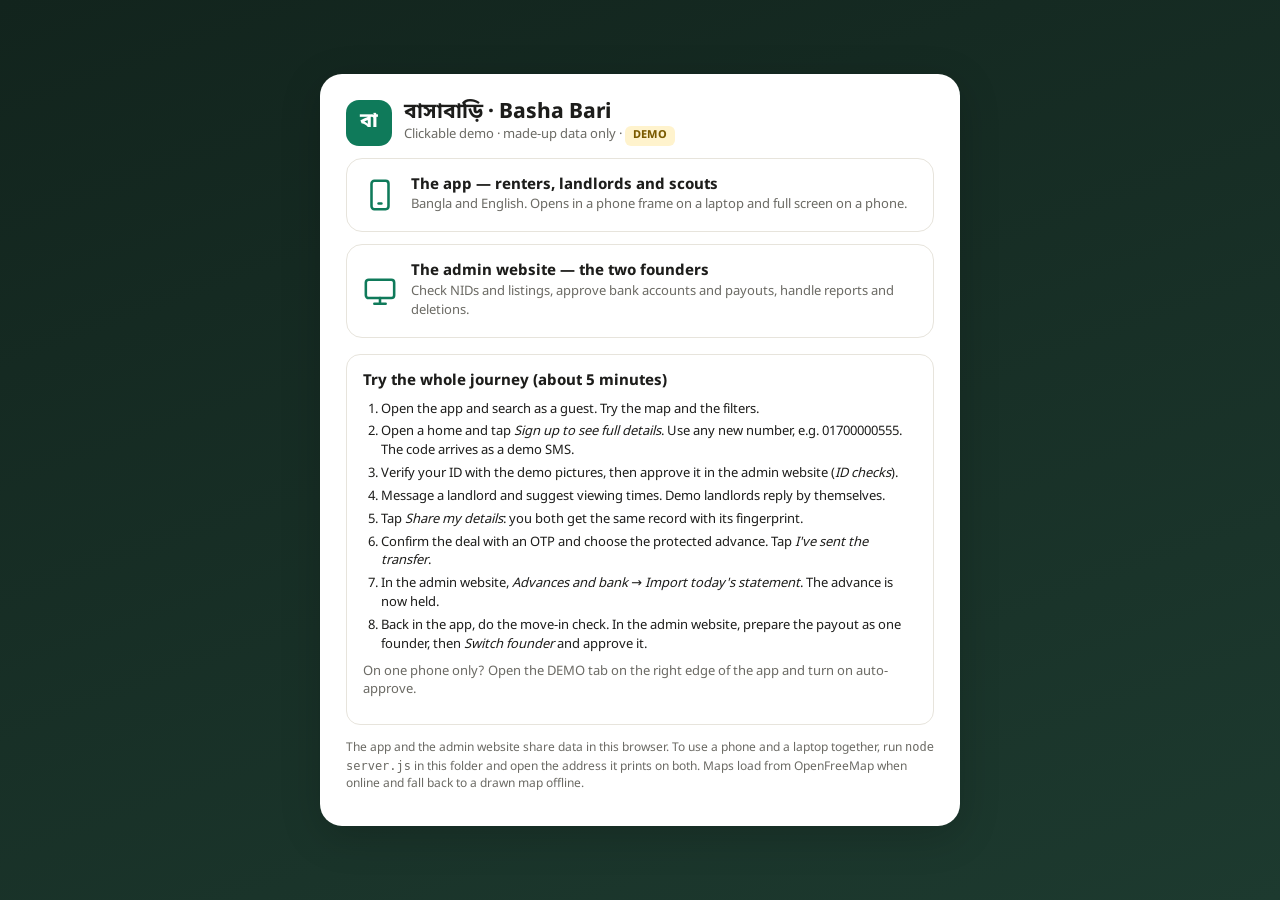
<file: demo/index.html>
<!doctype html>
<html lang="en">
<head>
<meta charset="utf-8">
<meta name="viewport" content="width=device-width, initial-scale=1">
<title>Basha Bari demo</title>
<link rel="stylesheet" href="https://fonts.googleapis.com/css2?family=Noto+Sans+Bengali:wght@400;600;800&display=swap">
<link rel="stylesheet" href="css/base.css">
<style>
  body { min-height: 100vh; display: grid; place-items: center; padding: 20px; background: linear-gradient(160deg, #12241d, #1d3a2f); }
  .box { background: var(--surface); border-radius: 22px; padding: 26px; width: min(640px, 100%); box-shadow: var(--shadow-lg); }
  .pick { display: flex; gap: 14px; align-items: center; padding: 16px; border: 1px solid var(--line); border-radius: 16px; text-decoration: none; color: inherit; margin-top: 12px; }
  .pick:hover { border-color: var(--brand); background: var(--brand-50); }
  .pick .ic { color: var(--brand); }
  ol { padding-left: 18px; margin: 8px 0 0; }
  ol li { margin: 4px 0; }
</style>
</head>
<body>
<div class="box">
  <div class="row" style="gap:12px"><div style="width:46px;height:46px;border-radius:13px;background:var(--brand);color:#fff;display:grid;place-items:center;font-weight:800;font-size:20px">বা</div><div><h1 style="font-size:21px">বাসাবাড়ি · Basha Bari</h1><div class="small muted">Clickable demo · made-up data only · <span class="demo-tag">DEMO</span></div></div></div>
  <a class="pick" href="app.html"><svg class="ic" width="34" height="34" viewBox="0 0 24 24" fill="none" stroke="currentColor" stroke-width="1.8" stroke-linecap="round" stroke-linejoin="round"><rect x="6" y="2" width="12" height="20" rx="2"/><path d="M11 18h2"/></svg><div class="grow"><b>The app — renters, landlords and scouts</b><div class="small muted">Bangla and English. Opens in a phone frame on a laptop and full screen on a phone.</div></div></a>
  <a class="pick" href="admin.html"><svg class="ic" width="34" height="34" viewBox="0 0 24 24" fill="none" stroke="currentColor" stroke-width="1.8" stroke-linecap="round" stroke-linejoin="round"><rect x="2" y="4" width="20" height="13" rx="2"/><path d="M8 21h8M12 17v4"/></svg><div class="grow"><b>The admin website — the two founders</b><div class="small muted">Check NIDs and listings, approve bank accounts and payouts, handle reports and deletions.</div></div></a>
  <div class="panel" style="margin-top:16px"><b>Try the whole journey (about 5 minutes)</b>
    <ol class="small">
      <li>Open the app and search as a guest. Try the map and the filters.</li>
      <li>Open a home and tap <i>Sign up to see full details</i>. Use any new number, e.g. 01700000555. The code arrives as a demo SMS.</li>
      <li>Verify your ID with the demo pictures, then approve it in the admin website (<i>ID checks</i>).</li>
      <li>Message a landlord and suggest viewing times. Demo landlords reply by themselves.</li>
      <li>Tap <i>Share my details</i>: you both get the same record with its fingerprint.</li>
      <li>Confirm the deal with an OTP and choose the protected advance. Tap <i>I've sent the transfer</i>.</li>
      <li>In the admin website, <i>Advances and bank</i> → <i>Import today's statement</i>. The advance is now held.</li>
      <li>Back in the app, do the move-in check. In the admin website, prepare the payout as one founder, then <i>Switch founder</i> and approve it.</li>
    </ol>
    <p class="small muted" style="margin-top:8px">On one phone only? Open the DEMO tab on the right edge of the app and turn on auto-approve.</p></div>
  <p class="tiny muted" style="margin-top:14px">The app and the admin website share data in this browser. To use a phone and a laptop together, run <code>node server.js</code> in this folder and open the address it prints on both. Maps load from OpenFreeMap when online and fall back to a drawn map offline.</p>
</div>
</body>
</html>
</file>
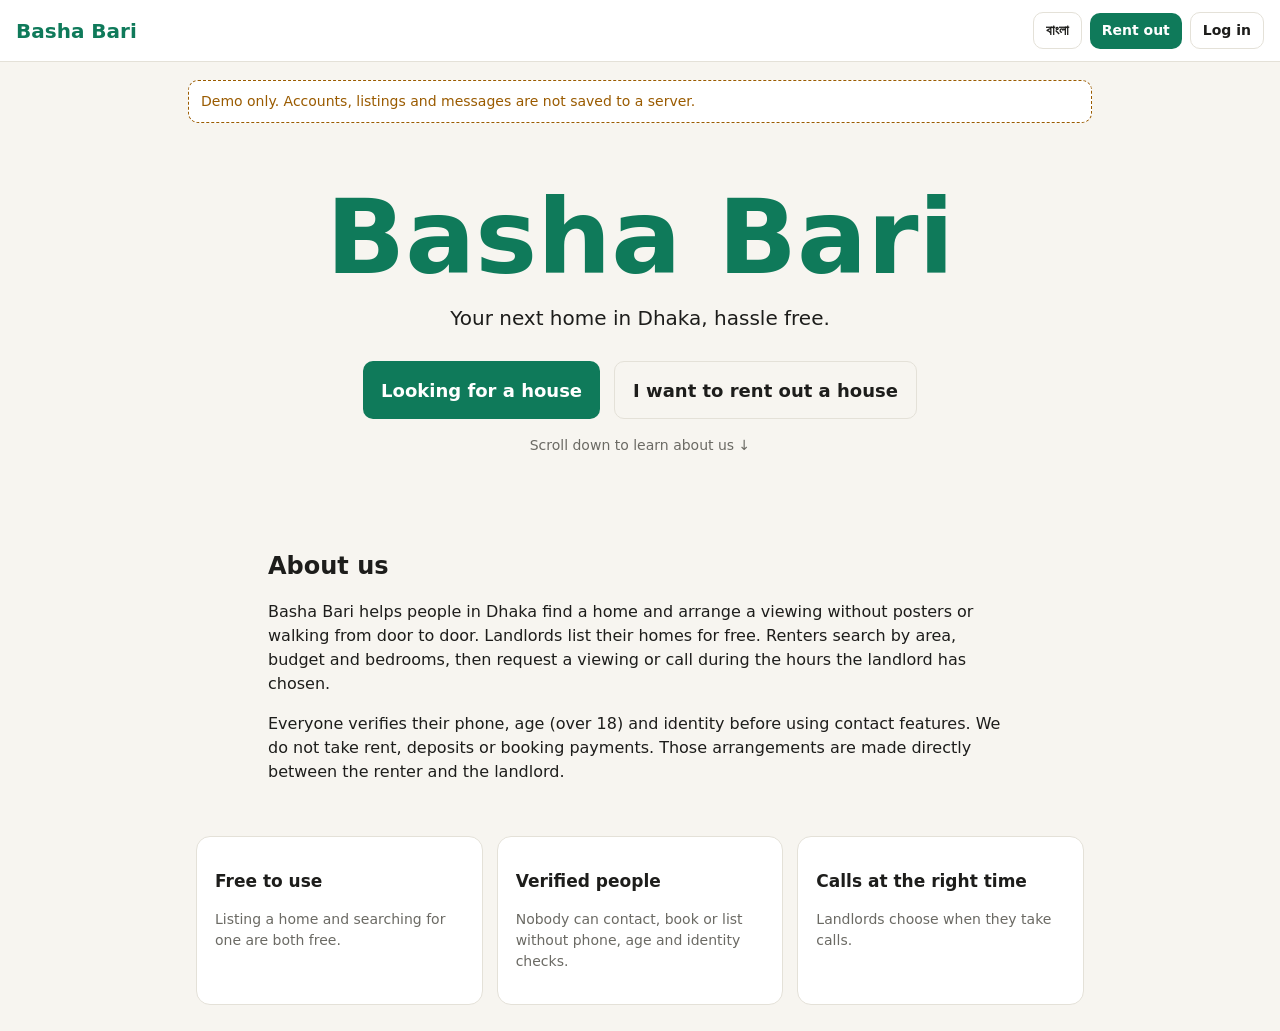
<file: Basha Bari_ demo v3 (1).html>
<!DOCTYPE html>
<html lang="en">
<head>
<meta charset="utf-8">
<meta name="viewport" content="width=device-width, initial-scale=1, viewport-fit=cover">
<title>Basha Bari: demo v3</title>
<style>
:root{--bg:#f7f5f0;--surface:#fff;--ink:#1d1d1b;--muted:#6b6a64;--accent:#0f7a5a;--accent-ink:#fff;--line:#e4e1d8;--warn:#9a5b00;--ok:#1d6b3a;--mine:#e9f3ee}
@media (prefers-color-scheme: dark){:root:not([data-theme="light"]){--bg:#141513;--surface:#1f201d;--ink:#f1efe8;--muted:#a3a197;--accent:#3cc596;--accent-ink:#0b1f17;--line:#333430;--warn:#e0a040;--ok:#6fd49a;--mine:#23302a}}
:root[data-theme="dark"]{--bg:#141513;--surface:#1f201d;--ink:#f1efe8;--muted:#a3a197;--accent:#3cc596;--accent-ink:#0b1f17;--line:#333430;--warn:#e0a040;--ok:#6fd49a;--mine:#23302a}
:root{box-sizing:border-box;padding-top:env(safe-area-inset-top,0px);padding-bottom:env(safe-area-inset-bottom,0px)}
*,*::before,*::after{box-sizing:inherit}
body{margin:0;background:var(--bg);color:var(--ink);font:16px/1.5 system-ui,-apple-system,"Segoe UI",sans-serif;min-height:100%}
header{display:flex;align-items:center;justify-content:space-between;gap:10px;flex-wrap:wrap;padding:12px 16px;background:var(--surface);border-bottom:1px solid var(--line);position:sticky;top:env(safe-area-inset-top,0px);z-index:5}
.logo{font-weight:800;font-size:20px;color:var(--accent)}
main{max-width:940px;margin:0 auto;padding:18px}
h1{font-size:24px;margin:6px 0}
h2{font-size:17px;margin:14px 0 8px}
.muted{color:var(--muted);font-size:14px}
.notice{background:var(--surface);border:1px dashed var(--warn);color:var(--warn);padding:10px 12px;border-radius:10px;font-size:14px;margin:0 0 14px}
.row{display:flex;gap:10px;flex-wrap:wrap;margin:10px 0;align-items:center}
input,select,textarea{font:inherit;padding:12px;border:1px solid var(--line);border-radius:10px;background:var(--surface);color:var(--ink);min-height:46px;flex:1 1 160px}
textarea{width:100%;min-height:80px}
.btn{font:inherit;font-weight:700;padding:12px 18px;border:0;border-radius:10px;background:var(--accent);color:var(--accent-ink);cursor:pointer;min-height:44px}
.btn.ghost{background:transparent;color:var(--ink);border:1px solid var(--line)}
.btn.small{min-height:36px;padding:7px 12px;font-size:14px}
.panel{background:var(--surface);border:1px solid var(--line);border-radius:14px;padding:18px;max-width:520px}
.grid{display:grid;grid-template-columns:repeat(auto-fill,minmax(260px,1fr));gap:14px}
.card{background:var(--surface);border:1px solid var(--line);border-radius:14px;overflow:hidden}
.photo{height:120px;display:grid;place-items:center;font-size:48px;background:var(--line)}
.body{padding:12px 14px}
.price{font-size:18px;font-weight:800}
.badges{display:flex;flex-wrap:wrap;gap:6px;margin:8px 0}
.badge{font-size:12px;padding:3px 8px;border-radius:999px;border:1px solid var(--ok);color:var(--ok)}
.actions{display:flex;gap:8px;flex-wrap:wrap;margin-top:10px}
.checks{list-style:none;padding:0;margin:10px 0}
.checks li{padding:8px 0;border-top:1px solid var(--line);display:flex;justify-content:space-between;gap:10px}
.item{padding:10px 0;border-top:1px solid var(--line)}
.hidden{display:none!important}
.err{color:var(--warn);font-size:14px;min-height:1.2em}
.ok{color:var(--ok);font-weight:700}
.msgs{max-height:260px;overflow:auto;display:flex;flex-direction:column;gap:6px;margin:10px 0}
.msg{padding:8px 12px;border-radius:12px;max-width:80%;background:var(--line)}
.msg.me{align-self:flex-end;background:var(--mine)}
dialog{border:0;border-radius:16px;padding:0;width:min(540px,94vw);background:var(--surface);color:var(--ink)}
dialog::backdrop{background:rgba(0,0,0,.5)}
.dlg{padding:20px}
.fld{display:flex;flex-direction:column;gap:4px;flex:0 1 240px;max-width:100%;font-size:14px}
.fld>input,.fld>select,.fld>textarea{flex:none;width:100%}
.fld>span{font-weight:500}
.req{color:#c0392b;font-weight:700}
</style>
</head>
<body>
<header>
  <div class="logo" data-act="nav" data-v="landing" style="cursor:pointer">Basha Bari</div>
  <div id="top" class="row" style="margin:0;gap:8px"></div>
</header>
<main>
  <div class="notice" id="demo-note"></div>
  <div id="app"></div>
</main>
<datalist id="areas"><option>Mirpur</option><option>Uttara</option><option>Dhanmondi</option><option>Bashundhara R/A</option><option>Mohammadpur</option><option>Gulshan</option><option>Badda</option></datalist>
<dialog id="dlg"><div class="dlg" id="dlg-body"></div></dialog>

<script>
const T={
en:{lang:'English',tagline:'Your next home in Dhaka, hassle free.',search:'Search by area or neighbourhood',rentCta:'Have a home to rent out? Post it here.',browse:'Browse homes',rentOut:'Rent out',login:'Log in',signup:'Sign up',logout:'Log out',
 area:'Area',budget:'Max budget',beds:'Bedrooms',any:'Any',call:'Call',book:'Book viewing',chat:'Chat',send:'Send',cancel:'Cancel',
 name:'Full name',phone:'Mobile number (01XXXXXXXXX)',pass:'Password (6+ characters)',dob:'Date of birth',
 signupNote:'You must be 18 or older. Every user verifies their phone and identity before contacting landlords, booking viewings or listing homes.',
 under18:'You must be 18 or older to use Basha Bari.',phoneTaken:'This number already has an account.',badLogin:'Wrong number or password.',
 otp:'Enter the 4-digit code sent to your phone (demo code: 1234)',verifyPhone:'Verify phone',
 idTitle:'Verify your identity',nid:'NID number (demo: checked, not stored)',face:'Face check (demo)',faceOK:'Face matched ✓',finish:'Finish verification',
 checkPhone:'Phone verified',checkId:'Identity and age verified',checkFace:'Face matched',
 needLogin:'Please log in first.',needVerify:'Finish verification to do this.',
 rentTitle:'Rent out a home',title:'Listing title',rentLbl:'Monthly rent (৳)',bedrooms:'Bedrooms',desc:'Facilities, floor, road, nearby transport',
 postListing:'Submit for review',pending:'Pending review',approveDemo:'Demo: approve',submitted:'Submitted. Your listing goes live after review.',
 myListings:'Your listings',none:'No homes match. Try another budget or area.',ownerPhone:'Call',
 bookTitle:'Book a viewing',date:'Date',time:'Time',sent:'Viewing request sent to the landlord (demo).',
 chatTitle:'Chat with the landlord',typeMsg:'Type a message',demoReply:'Thanks for your message. The landlord will reply soon. (Demo)',
 verifiedBadge:'Verified',err18:'Please enter a valid date of birth.'},
bn:{lang:'বাংলা',tagline:'ঝামেলা ছাড়াই ঢাকায় আপনার নতুন বাসা।',search:'এলাকা বা মহল্লা দিয়ে খুঁজুন',rentCta:'বাসা ভাড়া দিতে চান? এখানে পোস্ট করুন।',browse:'বাসা খুঁজুন',rentOut:'ভাড়া দিন',login:'লগ ইন',signup:'সাইন আপ',logout:'লগ আউট',
 area:'এলাকা',budget:'সর্বোচ্চ বাজেট',beds:'শয়নকক্ষ',any:'যেকোনো',call:'কল করুন',book:'দেখার সময় বুক করুন',chat:'চ্যাট',send:'পাঠান',cancel:'বাতিল',
 name:'পুরো নাম',phone:'মোবাইল নম্বর (01XXXXXXXXX)',pass:'পাসওয়ার্ড (কমপক্ষে ৬ অক্ষর)',dob:'জন্ম তারিখ',
 signupNote:'আপনার বয়স কমপক্ষে ১৮ হতে হবে। মালিকের সঙ্গে যোগাযোগ, বাসা দেখা বা তালিকা দেওয়ার আগে প্রতিটি ব্যবহারকারীকে ফোন ও পরিচয় যাচাই করতে হবে।',
 under18:'বাসাবাড়ি ব্যবহার করতে আপনার বয়স কমপক্ষে ১৮ হতে হবে।',phoneTaken:'এই নম্বরে আগেই অ্যাকাউন্ট আছে।',badLogin:'ভুল নম্বর বা পাসওয়ার্ড।',
 otp:'ফোনে পাঠানো ৪ সংখ্যার কোড দিন (ডেমো কোড: 1234)',verifyPhone:'ফোন যাচাই করুন',
 idTitle:'পরিচয় যাচাই করুন',nid:'এনআইডি নম্বর (ডেমো: যাচাই হবে, সংরক্ষিত হবে না)',face:'মুখ যাচাই (ডেমো)',faceOK:'মুখ মিলেছে ✓',finish:'যাচাই সম্পন্ন করুন',
 checkPhone:'ফোন যাচাইকৃত',checkId:'পরিচয় ও বয়স যাচাইকৃত',checkFace:'মুখ মিলেছে',
 needLogin:'আগে লগ ইন করুন।',needVerify:'এটি করতে যাচাই সম্পন্ন করুন।',
 rentTitle:'বাসা ভাড়া দিন',title:'তালিকার শিরোনাম',rentLbl:'মাসিক ভাড়া (৳)',bedrooms:'শয়নকক্ষ',desc:'সুবিধা, তলা, রাস্তা, যাতায়াত',
 postListing:'পর্যালোচনার জন্য জমা দিন',pending:'যাচাই অপেক্ষমাণ',approveDemo:'ডেমো: অনুমোদন',submitted:'জমা হয়েছে। পর্যালোচনার পর তালিকা প্রকাশ হবে।',
 myListings:'আপনার তালিকা',none:'কোনো বাসা মেলেনি। বাজেট বা এলাকা বদলান।',ownerPhone:'কল',
 bookTitle:'দেখার সময় বুক করুন',date:'তারিখ',time:'সময়',sent:'মালিকের কাছে অনুরোধ পাঠানো হয়েছে (ডেমো)।',
 chatTitle:'মালিকের সঙ্গে চ্যাট',typeMsg:'বার্তা লিখুন',demoReply:'বার্তার জন্য ধন্যবাদ। মালিক শীঘ্রই উত্তর দেবেন। (ডেমো)',
 verifiedBadge:'যাচাইকৃত',err18:'সঠিক জন্ম তারিখ দিন।'}
};
const t=k=>(T[S.lang]&&T[S.lang][k])||T.en[k]||k;
const CT={
en:{callBtn:`Call`,anytime:`Calls anytime`,busy:`Not taking calls today`,outside:`Calls not available now`,schedOn:`Set when people can call`,from:`From`,until:`Until`,busyOn:`I'm busy today`,busyOff:`Resume calls`,connecting:`Connecting through Basha Bari (demo). Neither number is shown to the other person.`,hangup:`End call`,closed:`This landlord cannot be called right now.`,ok:`OK`,privacy:`The call stays inside Basha Bari. The landlord's number stays private.`,dayNames:{Sat:`Sat`,Sun:`Sun`,Mon:`Mon`,Tue:`Tue`,Wed:`Wed`,Thu:`Thu`,Fri:`Fri`}},
bn:{callBtn:`কল করুন`,anytime:`যেকোনো সময় কল করা যাবে`,busy:`আজ কল নেওয়া হচ্ছে না`,outside:`এখন কল করা যাবে না`,schedOn:`কখন কল করা যাবে তা ঠিক করুন`,from:`শুরু`,until:`শেষ`,busyOn:`আজ ব্যস্ত আছি`,busyOff:`কল নেওয়া শুরু করুন`,connecting:`বাসাবাড়ি-এর মাধ্যমে সংযোগ হচ্ছে (ডেমো)। কোনো পক্ষের নম্বরই অন্যজনকে দেখানো হয় না।`,hangup:`কল শেষ করুন`,closed:`এই মালিককে এখন কল করা যাবে না।`,ok:`ঠিক আছে`,privacy:`কল বাসাবাড়ি-এর ভেতরে হয়। মালিকের নম্বর গোপন থাকে।`,dayNames:{Sat:`শনি`,Sun:`রবি`,Mon:`সোম`,Tue:`মঙ্গল`,Wed:`বুধ`,Thu:`বৃহ`,Fri:`শুক্র`}}
};
const ct=k=>(CT[S.lang]||CT.en)[k]||CT.en[k]||k;
const DAYS=['Sat','Sun','Mon','Tue','Wed','Thu','Fri'];
const dn=x=>(CT[S.lang]||CT.en).dayNames[x]||x;
const bd=s=>S.lang==='bn'?String(s).replace(/\d/g,d=>'০১২৩৪৫৬৭৮৯'[d]):String(s);
const callOf=l=>l.call||{enabled:false,from:'09:00',to:'18:00',days:[],busy:false};
function dhakaNow(){const p={};new Intl.DateTimeFormat('en-GB',{timeZone:'Asia/Dhaka',hour:'2-digit',minute:'2-digit',hour12:false,weekday:'short'}).formatToParts(new Date()).forEach(x=>p[x.type]=x.value);return {day:p.weekday,min:(Number(p.hour)%24)*60+Number(p.minute)};}
function callStatus(l){
  const c=callOf(l);
  if(c.busy) return {ok:false,text:ct('busy')};
  if(!c.enabled) return {ok:true,text:ct('anytime')};
  const now=dhakaNow();
  const m=s=>{const [h,mi]=s.split(':').map(Number);return h*60+mi;};
  const ok=c.days.includes(now.day)&&now.min>=m(c.from)&&now.min<m(c.to);
  const line=bd(c.from)+'–'+bd(c.to)+' · '+c.days.map(dn).join(', ');
  return {ok,text:ok?line:line+' · '+ct('outside')};
}
const esc=s=>String(s).replace(/[&<>"']/g,c=>({'&':'&amp;','<':'&lt;','>':'&gt;','"':'&quot;',"'":'&#39;'}[c]));
const num=n=>{const s=Number(n).toLocaleString('en-US');return S.lang==='bn'?s.replace(/\d/g,d=>'০১২৩৪৫৬৭৮৯'[d]):s;};
const fmt=n=>'৳'+num(n);
const PH=/^01[3-9]\d{8}$/, NID=/^\d{10}(\d{3}|\d{7})?$/;

const seed=[
 {id:1,title:'2-bedroom flat',area:'Mirpur',rent:18000,beds:2,img:'🏢',phone:'01700000001',desc:'South-facing, 3rd floor, lift, generator backup.',live:true},
 {id:2,title:'Family flat',area:'Uttara',rent:28000,beds:3,img:'🏠',phone:'01700000002',desc:'Quiet road, parking space, water tank on roof.',live:true},
 {id:3,title:'Studio room',area:'Dhanmondi',rent:12000,beds:1,img:'🛏️',phone:'01700000003',desc:'Good for students, 5 minutes to the main road.',live:true},
 {id:4,title:'3-bedroom flat',area:'Bashundhara R/A',rent:35000,beds:3,img:'🏢',phone:'01700000004',desc:'Gated community, CCTV in common areas.',live:true},
 {id:5,title:'2-bedroom flat',area:'Mohammadpur',rent:16000,beds:2,img:'🏠',phone:'01700000005',desc:'Ground floor, near bus routes.',live:true}
];

const S={lang:'en',page:'landing',view:'list',mapSel:null,user:null,users:[],draft:null,ret:null,mine:[],
  filter:{area:'',max:'',beds:''},bookings:[],chats:{},chatId:null,dlgId:null};

function visibleListings(){
  return [...seed,...S.mine.filter(l=>l.live)].filter(l=>
    (!S.filter.area||l.area.toLowerCase().includes(S.filter.area.toLowerCase()))&&
    (!S.filter.max||l.rent<=Number(S.filter.max))&&
    (!S.filter.beds||l.beds>=Number(S.filter.beds)));
}

function cardHTML(l){
  const v=S.user&&S.user.verified;
  return `<article class="card"><div class="photo" data-act="detail" data-id="${l.id}" style="cursor:pointer">${l.img}</div><div class="body">
    <div class="price">${fmt(l.rent)}<span class="muted">/${S.lang==='bn'?'মাস':'month'}</span></div>
    <div>${esc(l.title)} · ${esc(l.area)}</div>
    <div class="muted">${num(l.beds)} ${t('beds').toLowerCase()}</div>
    <div class="muted">${esc(propLine(l))}</div>
    <div class="badges"><span class="badge">${t('verifiedBadge')}</span></div>
    <div class="actions">
      <div class="muted" style="width:100%">${esc(callStatus(l).text)}</div><button class="btn small ghost" data-act="gate" data-kind="call" data-id="${l.id}">${ct('callBtn')}</button>
      <button class="btn small" data-act="gate" data-kind="book" data-id="${l.id}">${t('book')}</button>
      <button class="btn small ghost" data-act="gate" data-kind="chat" data-id="${l.id}">${t('chat')}</button>
      <button class="btn small ghost" data-act="detail" data-id="${l.id}">${S.lang==='bn'?'বিস্তারিত':'Details'}</button>
    </div></div></article>`;
}

function browseHTML(){
  return `<h1>${t('browse')}</h1>
   <div class="panel" style="max-width:none;margin-bottom:12px;display:flex;justify-content:space-between;align-items:center;gap:10px;flex-wrap:wrap"><span>${t('rentCta')}</span><button class="btn small" data-act="rent">${t('rentOut')}</button></div>
   <div class="row">
     <input id="f-area" list="areas" placeholder="${t('search')}" value="${esc(S.filter.area)}" aria-label="${t('area')}">
     <select id="f-max" aria-label="${t('budget')}">
       <option value="">${t('budget')}: ${t('any')}</option>
       <option value="15000" ${S.filter.max==='15000'?'selected':''}>≤ ${fmt(15000)}</option>
       <option value="25000" ${S.filter.max==='25000'?'selected':''}>≤ ${fmt(25000)}</option>
       <option value="40000" ${S.filter.max==='40000'?'selected':''}>≤ ${fmt(40000)}</option>
     </select>
     <select id="f-beds" aria-label="${t('beds')}">
       <option value="">${t('beds')}: ${t('any')}</option>
       ${[1,2,3].map(n=>`<option value="${n}" ${S.filter.beds==n?'selected':''}>${num(n)}+</option>`).join('')}
     </select>
   </div>
   <div id="grid" class="grid">${gridHTML()}</div>`;
}
function gridHTML(){
  const items=visibleListings();
  return items.map(cardHTML).join('')||`<p class="muted">${t('none')}</p>`;
}

function landingHTML(){
  const bn=S.lang==='bn';
  const cards=bn?[
    ['বিনামূল্যে','বাড়ি ভাড়া দেওয়া ও খোঁজা, দুটোই বিনামূল্যে।'],
    ['যাচাইকৃত মানুষ','ফোন, বয়স ও পরিচয় যাচাই ছাড়া কেউ যোগাযোগ বা বুকিং করতে পারে না।'],
    ['সঠিক সময়ে কল','মালিক নিজে ঠিক করেন কখন কল নেবেন।']
  ]:[
    ['Free to use','Listing a home and searching for one are both free.'],
    ['Verified people','Nobody can contact, book or list without phone, age and identity checks.'],
    ['Calls at the right time','Landlords choose when they take calls.']
  ];
  return `<section style="text-align:center;padding:48px 8px 36px">
    <div style="font-size:clamp(52px,13vw,104px);font-weight:800;color:var(--accent);line-height:1">${S.lang==='bn'?'বাসাবাড়ি':'Basha Bari'}</div>
    <p style="font-size:20px;margin:14px 0 28px">${t('tagline')}</p>
    <div class="row" style="justify-content:center;gap:14px">
      <button class="btn" style="min-width:230px;min-height:58px;font-size:18px" data-act="nav" data-v="browse">${bn?'বাসা খুঁজছি':'Looking for a house'}</button>
      <button class="btn ghost" style="min-width:230px;min-height:58px;font-size:18px" data-act="rent">${bn?'আমি বাসা ভাড়া দিতে চাই':'I want to rent out a house'}</button>
    </div>
    <p class="muted" style="margin-top:16px">${bn?'আমাদের সম্পর্কে জানতে নিচে স্ক্রল করুন ↓':'Scroll down to learn about us ↓'}</p>
  </section>
  <section style="max-width:760px;margin:0 auto;padding:28px 8px">
    <h2 style="font-size:24px">${bn?'আমাদের সম্পর্কে':'About us'}</h2>
    <p>${bn?'বাসাবাড়ি ঢাকার মানুষকে পোস্টার না লাগিয়ে, দরজায় দরজায় না ঘুরে বাসা খুঁজতে এবং দেখার সময় ঠিক করতে সাহায্য করে। মালিকরা বিনামূল্যে বাসা তালিকাভুক্ত করেন। ভাড়াটিয়ারা এলাকা, বাজেট ও শয়নকক্ষ দিয়ে খোঁজেন, তারপর দেখার অনুরোধ পাঠান বা মালিকের ঠিক করা সময়ে কল করেন।':'Basha Bari helps people in Dhaka find a home and arrange a viewing without posters or walking from door to door. Landlords list their homes for free. Renters search by area, budget and bedrooms, then request a viewing or call during the hours the landlord has chosen.'}</p>
    <p>${bn?'সবাইকে ফোন, বয়স (১৮ বছরের বেশি) ও পরিচয় যাচাই করতে হয়। আমরা ভাড়া, জামানত বা বুকিংয়ের টাকা নিই না। এই বিষয়গুলো ভাড়াটিয়া ও মালিকের মধ্যে সরাসরি ঠিক হয়।':'Everyone verifies their phone, age (over 18) and identity before using contact features. We do not take rent, deposits or booking payments. Those arrangements are made directly between the renter and the landlord.'}</p>
  </section>
  <section style="max-width:920px;margin:0 auto;padding:8px">
    <div class="grid">${cards.map(c=>`<div class="panel" style="max-width:none"><h2>${c[0]}</h2><p class="muted">${c[1]}</p></div>`).join('')}</div>
  </section>`;
}
function dl(en,bn){return S.lang==='bn'?bn:en;}
function detailHTML(){
  const l=findListing(S.selId); if(!l) return '';
  const back=`<button class="btn small ghost" data-act="nav" data-v="browse">${dl('← Back','ফিরে যান')}</button>`;
  const head=`${back}<div class="panel" style="margin-top:12px;max-width:none"><div class="photo" style="font-size:64px">${l.img}</div>
    <h1>${esc(l.title)}</h1><p class="muted">${esc(l.area)}</p><div class="price">${fmt(l.rent)}<span class="muted">/${dl('month','মাস')}</span></div><div class="row"><button class="btn small ghost" data-act="viewmap" data-id="${l.id}">${ft('viewMap')}</button></div>`;
  if(!S.user) return head+`<p>${dl('Sign in to see the full address, photos, service charge and bills.','পূর্ণ ঠিকানা, ছবি, সার্ভিস চার্জ ও বিল দেখতে সাইন ইন করুন।')}</p>
    <div class="row"><button class="btn" data-act="detailauth" data-v="login">${t('login')}</button><button class="btn ghost" data-act="detailauth" data-v="signup">${t('signup')}</button></div></div>`;
  const svc=l.service&&l.service.on?`${fmt(l.service.amount)}${l.service.benefit?' · '+esc(l.service.benefit):''}`:dl('None','নেই');
  const rows=[
    [dl('Address','ঠিকানা'), esc(l.address||'—')],
    [dl('Home type','বাসার ধরন'), l.type?ft(l.type):'—'],
    [dl('Rooms and bills','কক্ষ ও বিল'), propLine(l)||'—'],
    [dl('Service charge','সার্ভিস চার্জ'), svc],
    [dl('Photos','ছবি'), dl((l.photoCount||0)+' added (demo)', num(l.photoCount||0)+'টি যোগ হয়েছে (ডেমো)')],
    [dl('Description','বিবরণ'), esc(l.desc||'—')]
  ];
  return `${head}${rows.map(r=>`<div class="item"><strong>${r[0]}</strong><div>${r[1]}</div></div>`).join('')}
    <div class="actions" style="margin-top:14px">
      <button class="btn small ghost" data-act="gate" data-kind="call" data-id="${l.id}">${ct('callBtn')}</button>
      <button class="btn small" data-act="gate" data-kind="book" data-id="${l.id}">${t('book')}</button>
      <button class="btn small ghost" data-act="gate" data-kind="chat" data-id="${l.id}">${t('chat')}</button>
    </div></div>`;
}
function authHTML(mode){
  if(mode==='login') return `<div class="panel"><h1>${t('login')}</h1>
    <form data-form="login">
      <div class="row"><input name="phone" type="tel" placeholder="${t('phone')}" required></div>
      <div class="row"><input name="pass" type="password" placeholder="${t('pass')}" required></div>
      <div class="err" id="err"></div>
      <div class="row"><button class="btn" type="submit">${t('login')}</button><button class="btn ghost" type="button" data-act="nav" data-v="signup">${t('signup')}</button></div>
    </form></div>`;
  return `<div class="panel"><h1>${t('signup')}</h1><p class="muted">${t('signupNote')}</p>
    <form data-form="signup">
      <div class="row"><input name="name" placeholder="${t('name')}" required></div>
      <div class="row"><input name="phone" type="tel" placeholder="${t('phone')}" required></div>
      <div class="row"><label class="fld"><span>${t('dob')} <span class="req">*</span></span><input name="dob" type="date" required></label></div>
      <p class="muted" style="font-size:13px;margin:0">${S.lang==='bn'?'আপনার বয়স ১৮ বছরের বেশি হতে হবে।':'You must be over 18 to use Basha Bari.'}</p>
      <div class="row"><input name="pass" type="password" minlength="6" placeholder="${t('pass')}" required></div>
      <div class="err" id="err"></div>
      <div class="row"><button class="btn" type="submit">${t('signup')}</button><button class="btn ghost" type="button" data-act="nav" data-v="login">${t('login')}</button></div>
    </form></div>`;
}

function verifyHTML(){
  const u=S.user;
  const list=`<ul class="checks">
     <li><span>${t('checkPhone')}</span><span>${u.phoneOK?'✓':'–'}</span></li>
     <li><span>${t('checkId')}</span><span>${u.idOK?'✓':'–'}</span></li>
     <li><span>${t('checkFace')}</span><span>${u.faceOK?'✓':'–'}</span></li></ul>`;
  if(!u.phoneOK) return `<div class="panel"><h1>${t('verifyPhone')}</h1><p class="muted">${t('otp')}</p>
     <form data-form="otp"><div class="row"><input name="code" inputmode="numeric" maxlength="4" placeholder="····" required></div>
     <div class="err" id="err"></div><div class="row"><button class="btn" type="submit">${t('verifyPhone')}</button></div></form>${list}</div>`;
  return `<div class="panel"><h1>${t('idTitle')}</h1>
     ${u.nidOK?`<form data-form="idcheck">
       <div class="row"><button class="btn ghost" type="button" data-act="face">${t('face')}</button><span class="${u.faceOK?'ok':'muted'}" id="face-s">${u.faceOK?t('faceOK'):''}</span></div>
       <div class="err" id="err"></div>
       <div class="row"><button class="btn" type="submit">${t('finish')}</button></div>
     </form>`:`<form data-form="nid">
       <div class="row"><input name="nid" inputmode="numeric" placeholder="${t('nid')}" required></div>
       <div class="err" id="err"></div>
       <div class="row"><button class="btn" type="submit">${S.lang==='bn'?'পরবর্তী':'Next'}</button></div>
     </form>`}${list}</div>`;
}

const FT={
en:{type:'Property type',apartment:'Apartment (flat)',house:'House',rooms:'Rooms',bedrooms:'Bedrooms',washrooms:'Washrooms',balconies:'Balconies',photo:'Photos',photosNote:'Tap a room below and add one picture for every room. Tap Camera to take one, or Gallery to pick one from your phone.',kitchen:'Kitchen',living:'Living room',dining:'Dining room',bedroomN:'Bedroom',washroomN:'Washroom',balconyN:'Balcony',added:'Added (demo, not uploaded)',addPhoto:'Not added yet',camera:'Camera',gallery:'Gallery',details:'Listing details',address:'House rent address (full address)',serviceQ:'Service charge?',service:'Service charge',yes:'Yes',no:'No',serviceAmt:'Service charge per month (BDT)',serviceBenefit:'What the service charge covers (e.g. security, lift, generator, cleaning)',bills:'Water and gas bills',water:'Water bill',gas:'Gas bill',gasType:'Gas connection',cylinder:'Cylinder gas',pipeline:'Pipeline gas',excluded:'Not included (tenant pays)',included:'Included',where:'Where is the included bill counted?',inService:'In service charge',inRent:'In house rent',choose:'Choose...',days:'Days',allRequired:'Everything on this form is required.',legend:'* = required',errChoose:'Please answer every question marked *',errWhere:'Choose where each included bill is counted',errPhotos:'Please add a photo for',errRent:'Enter a rent of at least 1000',errDays:'Choose at least one day for calls',submit:'Post listing',callSched:'When people can call',callAny:'Anytime',callHours:'Set hours'},
bn:{type:'বাসার ধরন',apartment:'ফ্ল্যাট (অ্যাপার্টমেন্ট)',house:'বাড়ি',rooms:'কক্ষ',bedrooms:'বেডরুম',washrooms:'বাথরুম',balconies:'বারান্দা',photo:'ছবি',photosNote:'নিচের একটি কক্ষে চাপুন, তারপর প্রতিটি কক্ষের একটি করে ছবি দিন। ক্যামেরা বা গ্যালারি চাপুন।',kitchen:'কিচেন',living:'লিভিং রুম',dining:'ডাইনিং রুম',bedroomN:'বেডরুম',washroomN:'বাথরুম',balconyN:'বারান্দা',added:'ছবি যোগ হয়েছে (ডেমো, আপলোড হয়নি)',addPhoto:'এখনো যোগ হয়নি',camera:'ক্যামেরা',gallery:'গ্যালারি',details:'তালিকার বিবরণ',address:'বাড়ি ভাড়ার পূর্ণ ঠিকানা',serviceQ:'সার্ভিস চার্জ আছে?',service:'সার্ভিস চার্জ',yes:'হ্যাঁ',no:'না',serviceAmt:'মাসিক সার্ভিস চার্জ (টাকা)',serviceBenefit:'সার্ভিস চার্জে কী কী পাওয়া যাবে (যেমন: নিরাপত্তা, লিফট, জেনারেটর, পরিচ্ছন্নতা)',bills:'পানি ও গ্যাসের বিল',water:'পানির বিল',gas:'গ্যাসের বিল',gasType:'গ্যাসের সংযোগ',cylinder:'সিলিন্ডার গ্যাস',pipeline:'পাইপলাইন গ্যাস',excluded:'অন্তর্ভুক্ত নয় (ভাড়াটিয়া দেবেন)',included:'অন্তর্ভুক্ত',where:'অন্তর্ভুক্ত বিলটি কোথায় ধরা হবে?',inService:'সার্ভিস চার্জে',inRent:'বাড়ি ভাড়ার মধ্যে',choose:'বেছে নিন...',days:'দিন',allRequired:'এই ফর্মের সব তথ্য আবশ্যক।',legend:'* = আবশ্যক',errChoose:'* চিহ্নযুক্ত প্রতিটি প্রশ্নের উত্তর দিন',errWhere:'অন্তর্ভুক্ত প্রতিটি বিল কোথায় ধরা হবে বেছে নিন',errPhotos:'এইগুলোর ছবি দিন',errRent:'কমপক্ষে ১০০০ টাকা ভাড়া লিখুন',errDays:'কল করার জন্য অন্তত একটি দিন বেছে নিন',submit:'তালিকা পোস্ট করুন',callSched:'কখন কল করা যাবে',callAny:'যেকোনো সময়',callHours:'সময় ঠিক করুন'}
};
Object.assign(FT.en,{isOwner:'Is this property yours?',relation:'Your relationship to the owner',errRelation:'Choose your relationship to the owner',r_father:'Father',r_mother:'Mother',r_brother:'Brother',r_sister:'Sister',r_husband:'Husband',r_wife:'Wife',r_son:'Son',r_daughter:'Daughter',r_relative:'Other relative',r_friend:'Friend',r_caretaker:'Caretaker or agent',r_other:'Other'});
Object.assign(FT.bn,{isOwner:'এই বাড়িটি কি আপনার?',relation:'মালিকের সঙ্গে আপনার সম্পর্ক কী?',errRelation:'মালিকের সঙ্গে সম্পর্ক বেছে নিন',r_father:'বাবা',r_mother:'মা',r_brother:'ভাই',r_sister:'বোন',r_husband:'স্বামী',r_wife:'স্ত্রী',r_son:'ছেলে',r_daughter:'মেয়ে',r_relative:'অন্য আত্মীয়',r_friend:'বন্ধু',r_caretaker:'কেয়ারটেকার বা প্রতিনিধি',r_other:'অন্যান্য'});
Object.assign(FT.en,{location:'Location on the map',pubNote:'Renters see only an approximate spot, never your exact pin or phone number.',tapMap:'Tap the map to place your pin, or search an area above.',searchArea:'Search an area, e.g. Mirpur',pinNear:'Pinned near',errLoc:'Place your pin on the map',viewMap:'View on map',listView:'List',mapView:'Map',openListing:'Open listing',changeLoc:'Change location',saveLoc:'Save location',approxLoc:'Approximate location'});
Object.assign(FT.bn,{location:'মানচিত্রে অবস্থান',pubNote:'ভাড়াটিয়ারা শুধু আনুমানিক স্থান দেখবেন, আপনার সঠিক পিন বা ফোন নম্বর নয়।',tapMap:'মানচিত্রে চাপ দিয়ে পিন বসান, অথবা উপরে এলাকা খুঁজুন।',searchArea:'এলাকা খুঁজুন, যেমন: মিরপুর',pinNear:'পিন দেওয়া হয়েছে কাছে',errLoc:'মানচিত্রে পিন বসান',viewMap:'মানচিত্রে দেখুন',listView:'তালিকা',mapView:'মানচিত্র',openListing:'তালিকা খুলুন',changeLoc:'স্থান বদলান',saveLoc:'স্থান সংরক্ষণ করুন',approxLoc:'আনুমানিক স্থান'});
const ft=k=>(FT[S.lang]||FT.en)[k]||FT.en[k]||k;
function lfDefault(){return {type:'apartment',beds:2,baths:1,balconies:0,photos:{},open:false,service:'',water:'',waterWhere:'',gas:'',gasWhere:'',gasType:'',isOwner:'',relation:'',pin:null};}
function photoSlots(L){
  const slots=[{key:'living',req:true,label:ft('living')},{key:'dining',req:true,label:ft('dining')}];
  for(let i=1;i<=L.beds;i++) slots.push({key:'bed'+i,req:true,label:ft('bedroomN')+' '+bd(i)});
  for(let i=1;i<=L.baths;i++) slots.push({key:'bath'+i,req:true,label:ft('washroomN')+' '+bd(i)});
  slots.push({key:'kitchen',req:true,label:ft('kitchen')});
  for(let i=1;i<=L.balconies;i++) slots.push({key:'bal'+i,req:true,label:ft('balconyN')+' '+bd(i)});
  return slots;
}
function fld(label,control){return `<label class="fld"><span>${label} <span class="req">*</span></span>${control}</label>`;}
function sel(name,opts,cur){return `<select name="${name}" required>${opts.map(o=>`<option value="${o[0]}" ${String(cur)===String(o[0])?'selected':''}>${o[1]}</option>`).join('')}</select>`;}
function photosHTML(){
  const L=S.lf; const slots=photoSlots(L); const done=slots.filter(x=>L.photos[x.key]).length;
  const tile=x=>{const url=L.photos[x.key];
    return `<div style="border:1px solid var(--line);border-radius:10px;padding:8px;width:170px;max-width:100%">
      <div><strong>${x.label}</strong> <span class="req">*</span></div>
      ${url?`<img src="${url}" alt="" style="width:100%;height:76px;object-fit:cover;border-radius:8px;margin:6px 0">`:''}
      <div class="muted" style="font-size:13px">${url?'✓ '+ft('added'):ft('addPhoto')}</div>
      <div class="row" style="margin:6px 0 0;gap:6px">
        <label class="btn small ghost">${ft('camera')}<input type="file" accept="image/*" capture="environment" data-photo="${x.key}" class="hidden"></label>
        <label class="btn small ghost">${ft('gallery')}<input type="file" accept="image/*" data-photo="${x.key}" class="hidden"></label>
      </div></div>`;};
  return `<button type="button" class="btn ghost" data-act="phototog" style="width:100%;text-align:left;margin:10px 0">${ft('photo')} <span class="req">*</span> · ${num(done)}/${num(slots.length)} ${L.open?'▲':'▼'}</button>`
    +(L.open?`<p class="muted">${ft('photosNote')}</p><div class="row">${slots.map(tile).join('')}</div>`:'');
}
function svcHTML(){const L=S.lf;return `<div class="row">${fld(ft('serviceQ'),sel('service',[['',ft('choose')],['no',ft('no')],['yes',ft('yes')]],L.service))}</div>${L.service==='yes'?`<div class="row">${fld(ft('serviceAmt'),`<input name="serviceAmt" type="number" min="1" placeholder="${ft('serviceAmt')}" required>`)}</div><div class="row">${fld(ft('serviceBenefit'),`<textarea name="serviceBenefit" placeholder="${ft('serviceBenefit')}" required></textarea>`)}</div>`:''}`;}
function billHTML(key,where){
  const L=S.lf; const yes=L.service==='yes';
  const wopts=(yes?[['',ft('choose')],['service',ft('inService')]]:[]).concat([['rent',ft('inRent')]]);
  return `<div class="row">${fld(ft(key),sel(key,[['',ft('choose')],['excluded',ft('excluded')],['included',ft('included')]],L[key]))}${L[key]==='included'?fld(ft('where'),sel(where,wopts,yes?L[where]:'rent')):''}</div>`;
}
function billsHTML(){
  const L=S.lf;
  return billHTML('water','waterWhere')+billHTML('gas','gasWhere')+`<div class="row">${fld(ft('gasType'),sel('gasType',[['',ft('choose')],['cylinder',ft('cylinder')],['pipeline',ft('pipeline')]],L.gasType))}</div>`;
}
function propLine(l){
  const p=[];
  if(l.type) p.push(ft(l.type));
  if(l.baths!==undefined) p.push(num(l.baths)+' '+ft('washrooms'));
  if(l.balconies!==undefined) p.push(num(l.balconies)+' '+ft('balconies'));
  if(l.service&&l.service.on) p.push(ft('service')+': '+fmt(l.service.amount));
  if(l.water) p.push(ft('water')+': '+(l.water.mode==='included'?(l.water.where==='service'?ft('inService'):ft('inRent')):ft('excluded')));
  if(l.gas) p.push(ft('gas')+': '+(l.gas.mode==='included'?(l.gas.where==='service'?ft('inService'):ft('inRent')):ft('excluded'))+(l.gas.type?' ('+ft(l.gas.type)+')':''));
  return p.join(' · ');
}
function ownHTML(){
  const L=S.lf;
  const rels=[['',ft('choose')]].concat(['father','mother','brother','sister','husband','wife','son','daughter','relative','friend','caretaker','other'].map(v=>[v,ft('r_'+v)]));
  return `<div class="row">${fld(ft('isOwner'),sel('isOwner',[['',ft('choose')],['yes',ft('yes')],['no',ft('no')]],L.isOwner))}</div>${L.isOwner==='no'?`<div class="row">${fld(ft('relation'),sel('relation',rels,L.relation))}</div>`:''}`;
}
function rentHTML(){
  if(!S.lf) S.lf=lfDefault();
  const L=S.lf;
  const range=(a,b)=>{const r=[];for(let i=a;i<=b;i++) r.push([i,num(i)]);return r;};
  const mine=S.mine.filter(l=>l.owner===S.user.name).map(l=>`<div class="item"><strong>${esc(l.title)}</strong> · ${esc(l.area)} · ${fmt(l.rent)}
     <div class="muted">${l.live?t('verifiedBadge'):t('pending')} · ${esc(callStatus(l).text)}</div>
     <div class="muted">${esc(propLine(l))}</div><button class="btn small ghost" data-act="editloc" data-id="${l.id}">${ft('changeLoc')}</button>${l.live?`<button class="btn small ghost" data-act="busy" data-id="${l.id}">${callOf(l).busy?ct('busyOff'):ct('busyOn')}</button>`:''}
     ${l.live?'':`<button class="btn small ghost" data-act="approve" data-id="${l.id}">${t('approveDemo')}</button>`}</div>`).join('')||'<p class="muted">—</p>';
  return `<button class="btn small ghost" data-act="nav" data-v="browse">${S.lang==='bn'?'ফিরে যান':'← Back'}</button>
   <h1>${t('rentTitle')}</h1>
   <form class="panel" data-form="listing" style="max-width:none">
     <p class="muted"><strong>${ft('legend')}</strong> · ${ft('allRequired')}</p>
     <h2>${ft('type')}</h2>
     <div class="row">${fld(ft('type'),sel('type',[['apartment',ft('apartment')],['house',ft('house')]],L.type))}</div>
     <div id="own">${ownHTML()}</div>
     <h2>${ft('rooms')}</h2>
     <div class="row">${fld(ft('bedrooms'),sel('beds',range(1,6),L.beds))}${fld(ft('washrooms'),sel('baths',range(1,5),L.baths))}${fld(ft('balconies'),sel('balconies',range(0,4),L.balconies))}</div>
     <div id="photos">${photosHTML()}</div>
     <h2>${ft('details')}</h2>
     <div class="row">${fld(t('title'),`<input name="title" placeholder="${t('title')}" required>`)}${fld(t('area'),`<input name="area" list="areas" placeholder="${t('area')}" required>`)}</div>
     <div class="row">${fld(ft('address'),`<input name="address" placeholder="${ft('address')}" required>`)}</div>
     <h2>${ft('location')} <span class="req">*</span></h2>
     <p class="muted">${ft('pubNote')}</p>
     <div class="row"><input id="loc-search" list="areas" placeholder="${ft('searchArea')}"></div>
     <div id="pickwrap">${pickerHTML()}</div>
     <div class="row">${fld(t('rentLbl'),`<input name="rent" type="number" min="1000" placeholder="${t('rentLbl')}" required>`)}</div>
     <div class="row">${fld(t('desc'),`<textarea name="desc" placeholder="${t('desc')}" required></textarea>`)}</div>
     <div id="svc">${svcHTML()}</div>
     <h2>${ft('bills')}</h2>
     <div id="bills">${billsHTML()}</div>
     <div class="row">${fld(ft('callSched'),sel('callMode',[['',ft('choose')],['any',ft('callAny')],['hours',ft('callHours')]],''))}</div>
     <div class="row">${fld(ct('from'),`<input type="time" name="from" value="09:00">`)}${fld(ct('until'),`<input type="time" name="to" value="18:00">`)}</div>
     <div class="row"><span class="muted">${ft('days')} <span class="req">*</span></span>${DAYS.map(d=>`<label><input type="checkbox" name="day" value="${d}" checked style="min-height:auto;flex:0"> ${dn(d)}</label>`).join(' ')}</div>
     <div class="err" id="err"></div>
     <button class="btn" type="submit">${ft('submit')}</button>
   </form>
   <h2>${t('myListings')}</h2>${mine}`;
}
function topHTML(){
  const langBtn=`<button class="btn small ghost" data-act="lang" data-v="${S.lang==='bn'?'en':'bn'}">${S.lang==='bn'?'English':'বাংলা'}</button>`;
  const rent=`<button class="btn small" data-act="rent">${t('rentOut')}</button>`;
  const acct=S.user?`<button class="btn small ghost" data-act="logout">${t('logout')}</button>`
     :`<button class="btn small ghost" data-act="nav" data-v="login">${t('login')}</button>`;
  return langBtn+rent+acct;
}

function render(){
  const top=document.getElementById('top');
  document.querySelector('.logo').textContent=S.lang==='bn'?'বাসাবাড়ি':'Basha Bari';
  const app=document.getElementById('app');
  document.getElementById('demo-note').textContent=S.lang==='bn'
    ?'ডেমো। ব্যবহারকারী, তালিকা ও বার্তা সার্ভারে সংরক্ষিত হয় না।'
    :'Demo only. Accounts, listings and messages are not saved to a server.';
  if(!S.lang){
    top.innerHTML='';
    app.innerHTML=`<div class="panel"><h1>Basha Bari</h1><p class="muted">Choose your language / ভাষা বেছে নিন</p>
      <div class="row"><button class="btn" data-act="lang" data-v="en">English</button><button class="btn" data-act="lang" data-v="bn">বাংলা</button></div></div>`;
    return;
  }
  top.innerHTML=topHTML();
  let html='';
  if(S.page==='landing') html=landingHTML();
  else if(S.page==='browse') html=browseHTML();
  else if(S.page==='detail') html=detailHTML();
  else if(S.page==='login') html=authHTML('login');
  else if(S.page==='signup') html=authHTML('signup');
  else if(S.page==='verify') html=verifyHTML();
  else if(S.page==='rent') html=rentHTML();
  app.innerHTML=html;
  const b=document.getElementById('app');
  if(S.page==='browse'){
    /* grid already rendered */
  }
}

function go(page){S.page=page;render();}

function requireAccess(kind,id){
  if(!S.user){S.ret={kind,id};S.page='login';return render();}
  if(!S.user.verified){S.ret={kind,id};S.page='verify';return render();}
  if(kind==='rent'){S.page='rent';return render();}
  if(kind==='call') return openCall(id);
  if(kind==='book') return openBook(id);
  if(kind==='chat') return openChat(id);
}
function afterAuth(){
  if(S.user&&S.ret&&S.ret.kind==='detail'){const id=S.ret.id; S.ret=null; S.selId=id; S.page='detail'; return render();}
  S.ret=null;
  S.page=S.user&&S.user.verified?'browse':'verify';
  render();
}

function findListing(id){return seed.find(l=>l.id===id)||S.mine.find(l=>l.id===id);}
function openCall(id){
  const l=findListing(id); if(!l) return;
  const s=callStatus(l);
  const body=document.getElementById('dlg-body');
  if(!s.ok){
    body.innerHTML=`<h2>${esc(l.title)}</h2><p>${ct('closed')}</p><p class="muted">${esc(s.text)}</p><button class="btn" data-act="close">${ct('ok')}</button>`;
  } else {
    body.innerHTML=`<h2>${ct('callBtn')} · ${esc(l.title)}</h2><p>${ct('connecting')}</p><p class="muted">${ct('privacy')}</p><button class="btn" data-act="close">${ct('hangup')}</button>`;
  }
  document.getElementById('dlg').showModal();
}

function openBook(id){
  const l=findListing(id); if(!l) return;
  S.dlgId=id;
  document.getElementById('dlg-body').innerHTML=`<h2>${t('bookTitle')}: ${esc(l.title)} · ${esc(l.area)}</h2>
   <form data-form="book">
     <div class="row"><input name="date" type="date" required><select name="time">
       <option>10:00 AM</option><option>12:00 PM</option><option>3:00 PM</option><option>5:00 PM</option></select></div>
     <div class="err" id="err"></div>
     <div class="row"><button class="btn" type="submit">${t('send')}</button><button class="btn ghost" type="button" data-act="close">${t('cancel')}</button></div>
   </form>`;
  document.getElementById('dlg').showModal();
}

function renderChat(id){
  const l=findListing(id);
  const msgs=(S.chats[id]||[]).map(m=>`<div class="msg ${m.me?'me':''}">${esc(m.text)}</div>`).join('');
  document.getElementById('dlg-body').innerHTML=`<h2>${t('chatTitle')}</h2><div class="muted">${esc(l.title)} · ${esc(l.area)}</div>
   <div class="msgs" id="msgs">${msgs}</div>
   <form data-form="chat" class="row"><input name="text" placeholder="${t('typeMsg')}" autocomplete="off" required><button class="btn small" type="submit">${t('send')}</button><button class="btn small ghost" type="button" data-act="close">${t('cancel')}</button></form>`;
}
function openChat(id){S.chatId=id;renderChat(id);document.getElementById('dlg').showModal();}

function setErr(msg){const e=document.getElementById('err'); if(e) e.textContent=msg||'';}

document.addEventListener('click',e=>{
  if(mapClick(e)) return;
  const el=e.target.closest('[data-act]'); if(!el) return;
  const a=el.dataset.act;
  if(a==='close'){document.getElementById('dlg').close();return;}
  if(a==='lang'){S.lang=el.dataset.v;return render();}
  if(a==='nav'){S.page=el.dataset.v;return render();}
  if(a==='rent'){return requireAccess('rent');}
  if(a==='logout'){S.user=null;S.ret=null;S.page='browse';return render();}
  if(a==='gate'){return requireAccess(el.dataset.kind,Number(el.dataset.id));}
  if(a==='face'){if(S.user){S.user.faceOK=true;} return render();}
  if(a==='busy'){const l=S.mine.find(x=>x.id===Number(el.dataset.id)); if(l){const c=callOf(l); c.busy=!c.busy; l.call=c;} return render();}
  if(a==='phototog'){S.lf.open=!S.lf.open; document.getElementById('photos').innerHTML=photosHTML(); return;}
  if(a==='detail'){S.selId=Number(el.dataset.id); S.page='detail'; return render();}
  if(a==='detailauth'){S.ret={kind:'detail',id:S.selId}; S.page=el.dataset.v; return render();}
  if(mapAct(a,el)) return;
  if(a==='approve'){const l=S.mine.find(x=>x.id===Number(el.dataset.id)); if(l){l.live=true;} return render();}
});

document.addEventListener('submit',e=>{
  const f=e.target.closest('[data-form]'); if(!f) return;
  e.preventDefault();
  const fd=new FormData(f), k=f.dataset.form;

  if(k==='signup'){
    const dob=new Date(fd.get('dob'));
    if(isNaN(dob)) return setErr(t('err18'));
    const age=(Date.now()-dob)/(365.25*24*3600*1000);
    if(age<18) return setErr(t('under18'));
    if(!PH.test(fd.get('phone'))) return setErr('01XXXXXXXXX');
    if(S.users.some(u=>u.phone===fd.get('phone'))) return setErr(t('phoneTaken'));
    const u={name:fd.get('name'),phone:fd.get('phone'),pass:fd.get('pass'),phoneOK:false,idOK:false,faceOK:false,verified:false};
    S.users.push(u); S.user=u; S.page='verify'; return render();
  }
  if(k==='login'){
    const u=S.users.find(x=>x.phone===fd.get('phone')&&x.pass===fd.get('pass'));
    if(!u) return setErr(t('badLogin'));
    S.user=u; return afterAuth();
  }
  if(k==='otp'){
    if(fd.get('code')!=='1234') return setErr('1234');
    S.user.phoneOK=true; return render();
  }
  if(k==='nid'){
    if(!NID.test(fd.get('nid'))) return setErr('10, 13 or 17 digits');
    S.user.nidOK=true; return render();
  }
  if(k==='idcheck'){
    if(!S.user.faceOK) return setErr(t('face'));
    S.user.idOK=true; S.user.verified=true; return afterAuth();
  }
  if(k==='listing'){
    const L=S.lf;
    if(!L.pin) return setErr(ft('errLoc'));
    if(L.isOwner===''){return setErr(ft('errChoose'));}
    if(L.isOwner==='no'&&L.relation==='') return setErr(ft('errRelation'));
    if(L.service===''||L.water===''||L.gas===''||L.gasType==='') return setErr(ft('errChoose'));
    if(L.service==='yes'&&((L.water==='included'&&L.waterWhere==='')||(L.gas==='included'&&L.gasWhere===''))) return setErr(ft('errWhere'));
    const mode=fd.get('callMode');
    if(!mode) return setErr(ft('errChoose'));
    const days=fd.getAll('day');
    if(mode==='hours'&&!days.length) return setErr(ft('errDays'));
    const missing=photoSlots(L).filter(x=>!L.photos[x.key]);
    if(missing.length) return setErr(ft('errPhotos')+': '+missing.map(x=>x.label).join(', '));
    const rent=Number(fd.get('rent'));
    if(rent<1000) return setErr(ft('errRent'));
    const withService=L.service==='yes';
    S.mine.push({id:Date.now(),title:fd.get('title'),area:fd.get('area'),address:fd.get('address'),rent,desc:fd.get('desc'),
      type:L.type,ownership:{yes:L.isOwner==='yes',relation:L.isOwner==='no'?L.relation:''},pin:L.pin,beds:L.beds,baths:L.baths,balconies:L.balconies,photoCount:Object.keys(L.photos).length,
      service:{on:withService,amount:Number(fd.get('serviceAmt'))||0,benefit:fd.get('serviceBenefit')||''},
      water:{mode:L.water,where:withService?L.waterWhere:'rent'},
      gas:{mode:L.gas,type:L.gasType,where:withService?L.gasWhere:'rent'},
      img:L.type==='house'?'🏠':'🏢',phone:S.user.phone,owner:S.user.name,live:false,
      call:{enabled:mode==='hours',from:fd.get('from')||'09:00',to:fd.get('to')||'18:00',days:mode==='hours'?days:[],busy:false}});
    S.lf=lfDefault(); return render();
  }
  if(k==='book'){
    const id=S.dlgId, l=findListing(id);
    if(!fd.get('date')) return setErr(t('date'));
    S.bookings.push({listing:l.title,date:fd.get('date'),time:fd.get('time')});
    document.getElementById('dlg-body').innerHTML=`<h2 class="ok">${t('sent')}</h2><p>${esc(fd.get('date'))} · ${esc(fd.get('time'))}</p><button class="btn" data-act="close">OK</button>`;
    return;
  }
  if(k==='chat'){
    const id=S.chatId;
    (S.chats[id]=S.chats[id]||[]).push({me:true,text:fd.get('text')});
    renderChat(id);
    setTimeout(()=>{
      if(S.chatId!==id||!document.getElementById('dlg').open) return;
      S.chats[id].push({me:false,text:t('demoReply')}); renderChat(id);
    },700);
  }
});

document.addEventListener('input',e=>{
  if(e.target.id==='f-area'){S.filter.area=e.target.value; const g=document.getElementById('grid'); if(g) g.innerHTML=gridHTML();}
});
document.addEventListener('change',e=>{
  if(['f-max','f-beds'].includes(e.target.id)){
    S.filter[e.target.id==='f-max'?'max':'beds']=e.target.value;
    const g=document.getElementById('grid'); if(g) g.innerHTML=gridHTML();
  }
});

document.addEventListener('change',e=>{
  const el=e.target; if(!el.closest) return;
  if(el.matches('[data-photo]')){const f=el.files&&el.files[0]; if(!f) return; S.lf.photos[el.dataset.photo]=URL.createObjectURL(f); document.getElementById('photos').innerHTML=photosHTML(); return;}
  if(!el.closest('form[data-form="listing"]')) return;
  const n=el.name;
  if(n==='isOwner'){S.lf.isOwner=el.value; document.getElementById('own').innerHTML=ownHTML(); return;}
  if(n==='relation'){S.lf.relation=el.value; return;}
  if(['beds','baths','balconies'].includes(n)){S.lf[n]=Number(el.value); document.getElementById('photos').innerHTML=photosHTML(); return;}
  if(n==='type'){S.lf.type=el.value; return;}
  if(n==='service'){S.lf.service=el.value; document.getElementById('svc').innerHTML=svcHTML(); document.getElementById('bills').innerHTML=billsHTML(); return;}
  if(['water','gas','waterWhere','gasWhere','gasType'].includes(n)){S.lf[n]=el.value; document.getElementById('bills').innerHTML=billsHTML();}
});
const AREAS={'Mirpur':[250,250],'Uttara':[300,90],'Dhanmondi':[420,430],'Bashundhara R/A':[640,260],'Mohammadpur':[330,440],'Gulshan':[600,420],'Badda':[700,520]};
const MVS={}, MO={}; let DRAG=false;
function areaOf(name){return AREAS[name]||[500,400];}
function snap(p){return {x:Math.round(p.x/40)*40+20,y:Math.round(p.y/40)*40+20};}
function pubPos(l){ if(l.pin) return snap(l.pin); const c=areaOf(l.area); return snap({x:c[0]+((l.id*37)%60)-30,y:c[1]+((l.id*53)%60)-30}); }
function nearArea(p){let best='',bestD=1e12;for(const k in AREAS){const c=AREAS[k];const d=(c[0]-p.x)**2+(c[1]-p.y)**2;if(d<bestD){bestD=d;best=k;}}return best;}
function pinText(p){return ft('pinNear')+': '+nearArea(p);}
function mapSVG(o){
  const id=o.id, markers=o.markers||[], pin=o.pin||null, pick=o.pick||null, h=o.h||340;
  const m=MVS[id]||{z:1,tx:0,ty:0};
  const areas=Object.keys(AREAS).map(k=>`<circle cx="${AREAS[k][0]}" cy="${AREAS[k][1]}" r="80" fill="#fff" fill-opacity=".35"/><text x="${AREAS[k][0]}" y="${AREAS[k][1]+115}" text-anchor="middle" font-size="34" fill="#5a5a52">${k}</text>`).join('');
  const mk=markers.map(x=>`<g data-mark="${x.id}" data-map="${id}" style="cursor:pointer"><rect x="${x.x-50}" y="${x.y-26}" width="100" height="50" rx="14" fill="#0f7a5a"/><text x="${x.x}" y="${x.y+8}" text-anchor="middle" font-size="28" fill="#fff" font-weight="700">${x.label}</text></g>`).join('');
  const pn=pin?`<circle cx="${pin.x}" cy="${pin.y}" r="22" fill="#c0392b" stroke="#fff" stroke-width="6"/>`:'';
  return `<div id="mp-${id}" class="mapbox" data-map="${id}"${pick?` data-pick="${pick}"`:''} style="position:relative;height:${h}px;overflow:hidden;border:1px solid var(--line);border-radius:12px;touch-action:none;cursor:${pick?'crosshair':'grab'}">
    <svg viewBox="0 0 1000 800" preserveAspectRatio="none" width="100%" height="100%" style="display:block">
      <rect width="1000" height="800" fill="#e4ecdf"/>
      <g class="mv" transform="translate(${m.tx} ${m.ty}) scale(${m.z})">
        <path d="M-100 560 C200 520 300 620 500 600 S800 540 1100 610" stroke="#a9cdea" stroke-width="44" fill="none"/>
        ${areas}${mk}${pn}
      </g></svg>
    <div style="position:absolute;right:8px;top:8px;display:flex;flex-direction:column;gap:6px;z-index:2">
      <button type="button" class="btn small" data-act="zoom" data-map="${id}" data-f="1.4">+</button>
      <button type="button" class="btn small" data-act="zoom" data-map="${id}" data-f="0.7">−</button>
      <button type="button" class="btn small ghost" data-act="zoom" data-map="${id}" data-f="reset">⟲</button>
    </div></div>`;
}
function redrawMap(id,o){MO[id]=o; const el=document.getElementById('mp-'+id); if(el) el.outerHTML=mapSVG(o);}
function previewHTML(l){
  if(!l) return '';
  return `<div class="card" style="max-width:360px"><div class="photo" style="height:90px;font-size:36px">${l.img}</div><div class="body">
    <div class="price">${fmt(l.rent)}<span class="muted">/${dl('month','মাস')}</span></div>
    <div>${esc(l.title)} · ${esc(l.area)}</div>
    <div class="actions"><button class="btn small" data-act="detail" data-id="${l.id}">${ft('openListing')}</button></div></div></div>`;
}
function browseMapHTML(){
  const markers=visibleListings().map(l=>{const p=pubPos(l);return {id:l.id,x:p.x,y:p.y,label:bd(Math.round(l.rent/1000))+'k'};});
  MO.browse={id:'browse',markers,h:440};
  return mapSVG(MO.browse)+`<div id="prev-browse" style="margin-top:12px">${S.mapSel?previewHTML(findListing(S.mapSel)):''}</div>`;
}
function refreshMap(){const w=document.getElementById('mapwrap'); if(w) w.innerHTML=browseMapHTML();}
function pickerHTML(){
  const L=S.lf; MO.lf={id:'lf',markers:[],pin:L.pin,pick:'lf',h:300};
  return mapSVG(MO.lf)+`<p id="pinlabel" class="muted">${L.pin?pinText(L.pin):ft('tapMap')}</p>`;
}
function mapAct(a,el){
  if(a==='view'){S.view=el.dataset.v; render(); return true;}
  if(a==='zoom'){
    const id=el.dataset.map, m=MVS[id]||{z:1,tx:0,ty:0}, f=el.dataset.f;
    if(f==='reset'){MVS[id]={z:1,tx:0,ty:0};}
    else{const z=Math.min(6,Math.max(1,m.z*Number(f))), k=z/m.z; MVS[id]={z,tx:500-(500-m.tx)*k,ty:400-(400-m.ty)*k};}
    redrawMap(id,MO[id]); return true;
  }
  if(a==='viewmap'){
    const l=findListing(Number(el.dataset.id)), p=pubPos(l);
    MO.dlgmap={id:'dlgmap',markers:[{id:l.id,x:p.x,y:p.y,label:bd(Math.round(l.rent/1000))+'k'}],h:360};
    MVS.dlgmap={z:2,tx:500-p.x*2,ty:400-p.y*2};
    document.getElementById('dlg-body').innerHTML=`<h2>${ft('location')}</h2><p class="muted">${ft('approxLoc')}: ${esc(l.area)}</p>${mapSVG(MO.dlgmap)}<div class="row"><button class="btn ghost" data-act="close">${dl('Close','বন্ধ করুন')}</button></div>`;
    document.getElementById('dlg').showModal(); return true;
  }
  if(a==='editloc'){
    const l=findListing(Number(el.dataset.id)); S.editId=l.id;
    S.editPin=l.pin||{x:areaOf(l.area)[0],y:areaOf(l.area)[1]};
    MO.edit={id:'edit',markers:[],pin:S.editPin,pick:'edit',h:320}; MVS.edit={z:1,tx:0,ty:0};
    document.getElementById('dlg-body').innerHTML=`<h2>${ft('changeLoc')}</h2>${mapSVG(MO.edit)}<p id="pinlabel2" class="muted">${pinText(S.editPin)}</p><div class="row"><button class="btn" data-act="saveloc">${ft('saveLoc')}</button><button class="btn ghost" data-act="close">${dl('Close','বন্ধ করুন')}</button></div>`;
    document.getElementById('dlg').showModal(); return true;
  }
  if(a==='saveloc'){const l=S.mine.find(x=>x.id===S.editId); if(l) l.pin=S.editPin; document.getElementById('dlg').close(); render(); return true;}
  return false;
}
function mapClick(e){
  if(e.target.closest&&e.target.closest('[data-act]')) return false;
  if(DRAG) return true;
  const mk=e.target.closest&&e.target.closest('[data-mark]');
  if(mk){S.mapSel=Number(mk.dataset.mark); const p=document.getElementById('prev-'+mk.dataset.map); if(p) p.innerHTML=previewHTML(findListing(S.mapSel)); return true;}
  const pk=e.target.closest&&e.target.closest('[data-pick]');
  if(pk){
    const id=pk.dataset.map, r=pk.querySelector('svg').getBoundingClientRect(), m=MVS[id]||{z:1,tx:0,ty:0};
    const pt={x:Math.round(((e.clientX-r.left)*1000/r.width-m.tx)/m.z), y:Math.round(((e.clientY-r.top)*800/r.height-m.ty)/m.z)};
    if(id==='lf'){S.lf.pin=pt; redrawMap('lf',{...MO.lf,pin:pt}); const lb=document.getElementById('pinlabel'); if(lb) lb.textContent=pinText(pt);}
    if(id==='edit'){S.editPin=pt; redrawMap('edit',{...MO.edit,pin:pt}); const lb=document.getElementById('pinlabel2'); if(lb) lb.textContent=pinText(pt);}
    return true;
  }
  return false;
}
document.addEventListener('pointerdown',()=>{DRAG=false;});
document.addEventListener('pointermove',e=>{
  if(!(e.buttons&1)) return;
  if(Math.abs(e.movementX)+Math.abs(e.movementY)<3) return;
  const c=e.target.closest&&e.target.closest('.mapbox'); if(!c) return;
  DRAG=true; const id=c.dataset.map, r=c.querySelector('svg').getBoundingClientRect();
  const m=MVS[id]||{z:1,tx:0,ty:0};
  m.tx+=e.movementX*1000/r.width; m.ty+=e.movementY*800/r.height; MVS[id]=m;
  const g=c.querySelector('g.mv'); if(g) g.setAttribute('transform',`translate(${m.tx} ${m.ty}) scale(${m.z})`);
});
document.addEventListener('input',e=>{
  if(e.target.id!=='loc-search') return;
  const q=e.target.value.trim().toLowerCase(); if(q.length<2||!MO.lf) return;
  const k=Object.keys(AREAS).find(a=>a.toLowerCase().includes(q)); if(!k) return;
  const pt={x:AREAS[k][0],y:AREAS[k][1]}; S.lf.pin=pt;
  MVS.lf={z:2,tx:500-pt.x*2,ty:400-pt.y*2};
  redrawMap('lf',{...MO.lf,pin:pt});
  const lb=document.getElementById('pinlabel'); if(lb) lb.textContent=pinText(pt);
});
render();
</script>
</body>
</html>
</file>
<file: demo/css/base.css>
/* Basha Bari demo: shared look for the app and the admin website. Brand green comes from the v3 demo. */
:root {
  --brand: #0f7a5a;
  --brand-600: #0b6349;
  --brand-50: #e9f3ee;
  --brand-100: #d3e9de;
  --brand-ink: #ffffff;
  --ink: #1d1d1b;
  --ink-2: #3b3a36;
  --muted: #6b6a64;
  --line: #e7e4dc;
  --line-2: #f0ede6;
  --bg: #f7f5f0;
  --surface: #ffffff;
  --surface-2: #fbfaf7;
  --warn: #9a5b00;
  --warn-50: #fdf3e2;
  --danger: #b42318;
  --danger-50: #fdecea;
  --ok: #1d6b3a;
  --ok-50: #e8f5ec;
  --info: #1f5fa8;
  --info-50: #e8f0fb;
  --gold: #b7791f;
  --radius: 14px;
  --radius-sm: 10px;
  --shadow: 0 1px 2px rgba(0, 0, 0, .06), 0 6px 18px rgba(0, 0, 0, .06);
  --shadow-lg: 0 10px 40px rgba(0, 0, 0, .18);
  --font: "Noto Sans Bengali", "Hind Siliguri", system-ui, -apple-system, "Segoe UI", Roboto, sans-serif;
  color-scheme: light;
}
@media (prefers-color-scheme: dark) {
  :root:not([data-theme="light"]) {
    --ink: #f1efe8; --ink-2: #dcd9cf; --muted: #a3a197; --line: #34352f; --line-2: #2a2b26; --bg: #121311; --surface: #1c1d1a; --surface-2: #232420;
    --brand: #3cc596; --brand-600: #2fae83; --brand-50: #1d2c25; --brand-100: #23392f; --brand-ink: #0b1f17;
    --warn-50: #33280f; --danger-50: #3a1d1a; --ok-50: #19291f; --info-50: #182434; --warn: #e0a040; --danger: #f08070; --ok: #6fd49a; --info: #7fb2ec;
    color-scheme: dark;
  }
}
:root[data-theme="dark"] {
  --ink: #f1efe8; --ink-2: #dcd9cf; --muted: #a3a197; --line: #34352f; --line-2: #2a2b26; --bg: #121311; --surface: #1c1d1a; --surface-2: #232420;
  --brand: #3cc596; --brand-600: #2fae83; --brand-50: #1d2c25; --brand-100: #23392f; --brand-ink: #0b1f17;
  --warn-50: #33280f; --danger-50: #3a1d1a; --ok-50: #19291f; --info-50: #182434; --warn: #e0a040; --danger: #f08070; --ok: #6fd49a; --info: #7fb2ec;
  color-scheme: dark;
}
* { box-sizing: border-box; }
html, body { margin: 0; padding: 0; }
body { font-family: var(--font); color: var(--ink); background: var(--bg); font-size: 15px; line-height: 1.45; -webkit-font-smoothing: antialiased; -webkit-tap-highlight-color: transparent; }
button, input, select, textarea { font: inherit; color: inherit; }
a { color: var(--brand); }
img { max-width: 100%; display: block; }
.ic { flex: none; vertical-align: middle; }
h1, h2, h3, h4 { margin: 0; line-height: 1.25; }
p { margin: 0 0 .6em; }
.muted { color: var(--muted); }
.small { font-size: 13px; }
.tiny { font-size: 12px; }
.mono { font-family: ui-monospace, "SF Mono", Menlo, Consolas, monospace; font-size: 12.5px; word-break: break-all; }
.row { display: flex; align-items: center; gap: 8px; }
.row.wrap { flex-wrap: wrap; }
.row.between { justify-content: space-between; }
.stack { display: flex; flex-direction: column; gap: 10px; }
.grow { flex: 1; min-width: 0; }
.hidden { display: none !important; }
.center { text-align: center; }
.nowrap { white-space: nowrap; }
.ellipsis { overflow: hidden; text-overflow: ellipsis; white-space: nowrap; }

/* Buttons */
.btn { display: inline-flex; align-items: center; justify-content: center; gap: 8px; min-height: 44px; padding: 0 18px; border-radius: 12px; border: 1px solid transparent; background: var(--brand); color: var(--brand-ink); font-weight: 600; cursor: pointer; text-decoration: none; white-space: nowrap; transition: background .15s, transform .05s; }
.btn:active { transform: translateY(1px); }
.btn:hover { background: var(--brand-600); }
.btn.block { width: 100%; }
.btn.ghost { background: transparent; color: var(--brand); border-color: var(--brand); }
.btn.ghost:hover { background: var(--brand-50); }
.btn.soft { background: var(--brand-50); color: var(--brand); }
.btn.soft:hover { background: var(--brand-100); }
.btn.plain { background: var(--surface); color: var(--ink); border-color: var(--line); }
.btn.plain:hover { background: var(--surface-2); }
.btn.danger { background: var(--danger); color: #fff; }
.btn.danger.ghost { background: transparent; color: var(--danger); border-color: var(--danger); }
.btn.sm { min-height: 34px; padding: 0 12px; font-size: 13.5px; border-radius: 10px; }
.btn[disabled], .btn.disabled { opacity: .45; pointer-events: none; }
.link { background: none; border: 0; padding: 0; color: var(--brand); font-weight: 600; cursor: pointer; text-decoration: none; }
.icon-btn { width: 40px; height: 40px; display: inline-grid; place-items: center; border-radius: 50%; background: transparent; border: 0; color: var(--ink); cursor: pointer; position: relative; }
.icon-btn:hover { background: var(--line-2); }
.dot { position: absolute; top: 4px; right: 4px; min-width: 17px; height: 17px; padding: 0 4px; border-radius: 9px; background: var(--danger); color: #fff; font-size: 10.5px; font-weight: 700; display: grid; place-items: center; }

/* Chips and badges */
.chips { display: flex; gap: 8px; overflow-x: auto; scrollbar-width: none; padding: 2px 0; }
.chips::-webkit-scrollbar { display: none; }
.chips.wrap { flex-wrap: wrap; overflow: visible; }
.chip { display: inline-flex; align-items: center; gap: 6px; height: 34px; padding: 0 14px; border-radius: 17px; border: 1px solid var(--line); background: var(--surface); color: var(--ink); font-size: 13.5px; white-space: nowrap; cursor: pointer; user-select: none; }
.chip.on { background: var(--brand); color: var(--brand-ink); border-color: var(--brand); }
.chip .x { opacity: .8; }
.badge { display: inline-flex; align-items: center; gap: 4px; height: 22px; padding: 0 8px; border-radius: 11px; font-size: 11.5px; font-weight: 600; background: var(--line-2); color: var(--ink-2); white-space: nowrap; }
.badge.ok { background: var(--ok-50); color: var(--ok); }
.badge.warn { background: var(--warn-50); color: var(--warn); }
.badge.danger { background: var(--danger-50); color: var(--danger); }
.badge.info { background: var(--info-50); color: var(--info); }
.badge.brand { background: var(--brand); color: var(--brand-ink); }
.badge.dark { background: rgba(0, 0, 0, .66); color: #fff; }

/* Forms */
label.field { display: block; }
.field > span { display: block; font-size: 13px; font-weight: 600; color: var(--ink-2); margin: 0 0 6px; }
.input, select.input, textarea.input { width: 100%; min-height: 46px; padding: 10px 12px; border: 1px solid var(--line); border-radius: 12px; background: var(--surface); outline: none; }
textarea.input { min-height: 90px; resize: vertical; }
.input:focus { border-color: var(--brand); box-shadow: 0 0 0 3px var(--brand-50); }
.input.err { border-color: var(--danger); }
.hint { font-size: 12.5px; color: var(--muted); margin-top: 6px; }
.error-text { font-size: 13px; color: var(--danger); margin-top: 6px; }
.check { display: flex; gap: 10px; align-items: flex-start; cursor: pointer; }
.check input { width: 20px; height: 20px; margin: 2px 0 0; accent-color: var(--brand); flex: none; }
.seg { display: inline-flex; background: var(--line-2); border-radius: 12px; padding: 3px; gap: 3px; }
.seg button { border: 0; background: transparent; padding: 7px 12px; border-radius: 9px; font-size: 13.5px; font-weight: 600; color: var(--muted); cursor: pointer; }
.seg button.on { background: var(--surface); color: var(--ink); box-shadow: 0 1px 2px rgba(0, 0, 0, .1); }
.stepper { display: inline-flex; align-items: center; border: 1px solid var(--line); border-radius: 12px; overflow: hidden; }
.stepper button { width: 42px; height: 42px; border: 0; background: var(--surface-2); font-size: 20px; cursor: pointer; }
.stepper b { min-width: 42px; text-align: center; }

/* Panels */
.panel { background: var(--surface); border: 1px solid var(--line); border-radius: var(--radius); padding: 16px; }
.panel.tight { padding: 12px; }
.note { display: flex; gap: 10px; align-items: flex-start; padding: 12px 14px; border-radius: 12px; background: var(--info-50); color: var(--ink-2); font-size: 13.5px; }
.note .ic { color: var(--info); margin-top: 1px; }
.note.warn { background: var(--warn-50); }
.note.warn .ic { color: var(--warn); }
.note.ok { background: var(--ok-50); }
.note.ok .ic { color: var(--ok); }
.note.danger { background: var(--danger-50); }
.note.danger .ic { color: var(--danger); }
.kv { display: grid; grid-template-columns: auto 1fr; gap: 6px 14px; font-size: 14px; }
.kv dt { color: var(--muted); }
.kv dd { margin: 0; font-weight: 500; }
hr.sep { border: 0; border-top: 1px solid var(--line); margin: 14px 0; }
.demo-tag { display: inline-flex; align-items: center; gap: 4px; padding: 2px 8px; border-radius: 6px; background: #fff3cd; color: #7a5a00; font-size: 11px; font-weight: 700; letter-spacing: .02em; }
.spin { width: 18px; height: 18px; border: 2.5px solid currentColor; border-right-color: transparent; border-radius: 50%; animation: spin .8s linear infinite; display: inline-block; }
@keyframes spin { to { transform: rotate(360deg); } }
@keyframes pop { from { transform: scale(.96); opacity: 0; } to { transform: none; opacity: 1; } }
@keyframes slideUp { from { transform: translateY(100%); } to { transform: none; } }
@keyframes slideDown { from { transform: translateY(-120%); } to { transform: none; } }
@keyframes fadeIn { from { opacity: 0; } to { opacity: 1; } }
@media print {
  body { background: #fff; }
  .no-print { display: none !important; }
}
</file>
